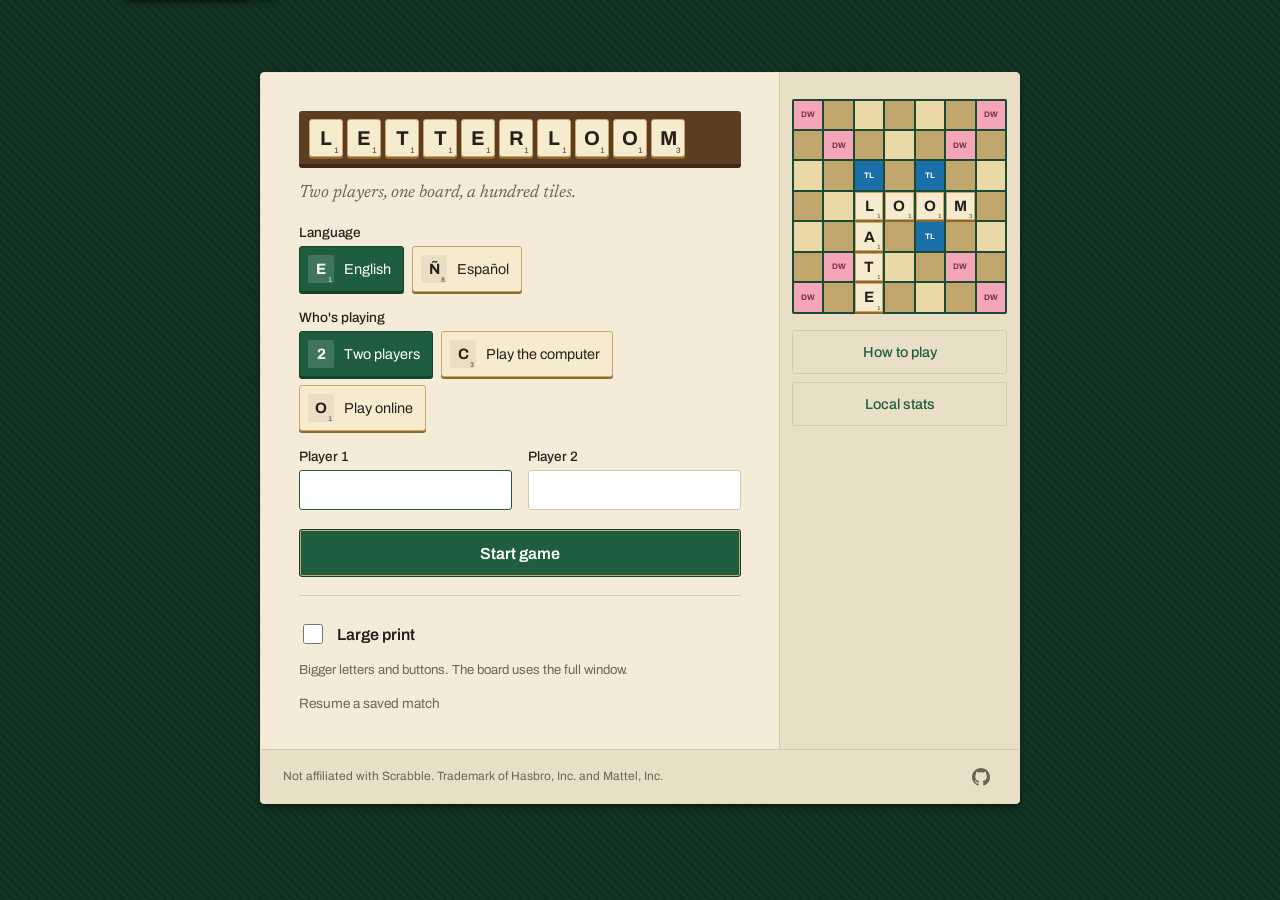
<file: index.html>
<!DOCTYPE html>
<html lang="en" translate="no">
<head>
  <meta charset="UTF-8">
  <meta name="google" content="notranslate">
  <meta name="viewport" content="width=device-width, initial-scale=1.0, viewport-fit=cover">
  <meta name="theme-color" content="#10301f">
  <meta name="apple-mobile-web-app-capable" content="yes">
  <meta name="apple-mobile-web-app-status-bar-style" content="black-translucent">
  <meta name="apple-mobile-web-app-title" content="Letterloom">
  <meta name="mobile-web-app-capable" content="yes">
  <title>Letterloom</title>
  <link rel="manifest" href="manifest.webmanifest">
  <link rel="icon" href="icons/icon.svg" type="image/svg+xml">
  <link rel="apple-touch-icon" href="icons/apple-touch-icon.png">
  <link rel="stylesheet" href="css/fonts.css">
  <link rel="stylesheet" href="css/style.css">
  <link rel="stylesheet" href="css/mobile.css">
  <link rel="stylesheet" href="css/large-print.css">
</head>
<body>
  <div id="app"></div>
  <script src="js/engine.js"></script>
  <script src="js/storage.js"></script>
  <script src="js/ai.js"></script>
  <script src="js/i18n.js"></script>
  <script src="js/offline.js"></script>
  <script src="js/online.js"></script>
  <script src="js/ui.js"></script>
  <script>
    // Online play needs the relay in relay/ deployed (see relay/README.md).
    // Paste its address here, ending in /api/room. While this is empty, the
    // Play online choice stays hidden.
    var RELAY_URL = 'https://letterloom-relay.vercel.app/api/room';
    var isLocal = location.hostname === 'localhost' || location.hostname === '127.0.0.1';

    LetterloomOffline.register('sw.js');
    LetterloomUI.mount(document.getElementById('app'), {
      dictionaryUrls: {
        en: 'data/words.txt',
        es: 'data/words.es.txt'
      },
      // On your own machine, `node relay/dev-server.js` stands in for the relay.
      relayUrl: isLocal ? 'http://localhost:8787/api/room' : RELAY_URL
    });
  </script>
</body>
</html>
</file>
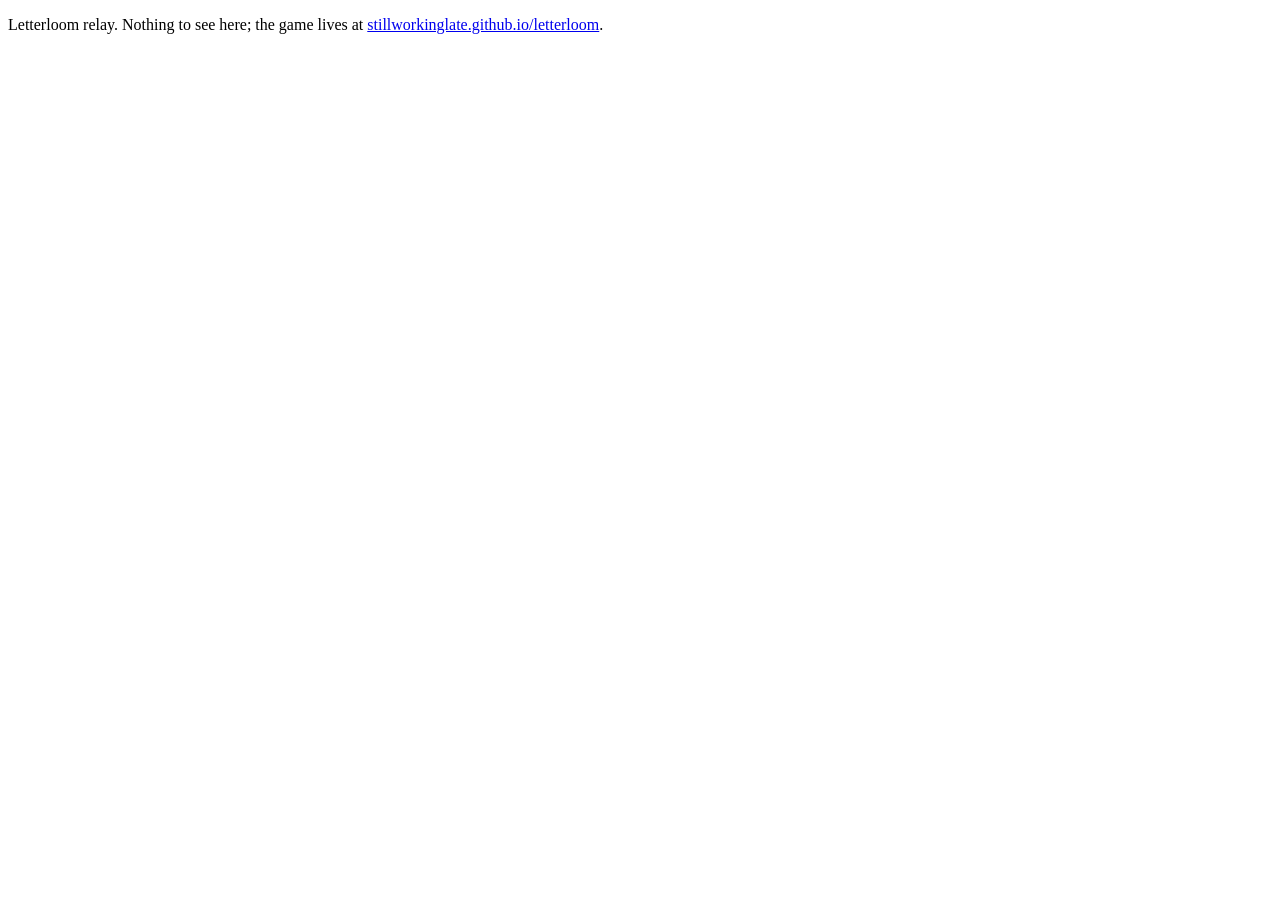
<file: relay/index.html>
<!DOCTYPE html>
<html lang="en">
<head>
  <meta charset="UTF-8">
  <meta name="robots" content="noindex">
  <title>Letterloom relay</title>
</head>
<body>
  <p>Letterloom relay. Nothing to see here; the game lives at
    <a href="https://stillworkinglate.github.io/letterloom/">stillworkinglate.github.io/letterloom</a>.</p>
</body>
</html>
</file>
<file: css/fonts.css>
/* Self-hosted so the game renders the same offline. Archivo and Newsreader: SIL Open Font License 1.1 (see fonts/OFL.md). */
@font-face {
  font-family: 'Archivo';
  font-style: normal;
  font-weight: 400 700;
  font-display: swap;
  src: url('../fonts/archivo-latin-ext.woff2') format('woff2');
  unicode-range: U+0100-02BA, U+02BD-02C5, U+02C7-02CC, U+02CE-02D7, U+02DD-02FF, U+0304, U+0308, U+0329, U+1D00-1DBF, U+1E00-1E9F, U+1EF2-1EFF, U+2020, U+20A0-20AB, U+20AD-20C4, U+2113, U+2C60-2C7F, U+A720-A7FF;
}
@font-face {
  font-family: 'Archivo';
  font-style: normal;
  font-weight: 400 700;
  font-display: swap;
  src: url('../fonts/archivo-latin.woff2') format('woff2');
  unicode-range: U+0000-00FF, U+0131, U+0152-0153, U+02BB-02BC, U+02C6, U+02DA, U+02DC, U+0304, U+0308, U+0329, U+2000-206F, U+20AC, U+2122, U+2191, U+2193, U+2212, U+2215, U+FEFF, U+FFFD;
}
@font-face {
  font-family: 'Newsreader';
  font-style: normal;
  font-weight: 400 600;
  font-display: swap;
  src: url('../fonts/newsreader-latin-ext.woff2') format('woff2');
  unicode-range: U+0100-02BA, U+02BD-02C5, U+02C7-02CC, U+02CE-02D7, U+02DD-02FF, U+0304, U+0308, U+0329, U+1D00-1DBF, U+1E00-1E9F, U+1EF2-1EFF, U+2020, U+20A0-20AB, U+20AD-20C4, U+2113, U+2C60-2C7F, U+A720-A7FF;
}
@font-face {
  font-family: 'Newsreader';
  font-style: normal;
  font-weight: 400 600;
  font-display: swap;
  src: url('../fonts/newsreader-latin.woff2') format('woff2');
  unicode-range: U+0000-00FF, U+0131, U+0152-0153, U+02BB-02BC, U+02C6, U+02DA, U+02DC, U+0304, U+0308, U+0329, U+2000-206F, U+20AC, U+2122, U+2191, U+2193, U+2212, U+2215, U+FEFF, U+FFFD;
}
@font-face {
  font-family: 'Newsreader';
  font-style: italic;
  font-weight: 400 600;
  font-display: swap;
  src: url('../fonts/newsreader-italic-latin-ext.woff2') format('woff2');
  unicode-range: U+0100-02BA, U+02BD-02C5, U+02C7-02CC, U+02CE-02D7, U+02DD-02FF, U+0304, U+0308, U+0329, U+1D00-1DBF, U+1E00-1E9F, U+1EF2-1EFF, U+2020, U+20A0-20AB, U+20AD-20C4, U+2113, U+2C60-2C7F, U+A720-A7FF;
}
@font-face {
  font-family: 'Newsreader';
  font-style: italic;
  font-weight: 400 600;
  font-display: swap;
  src: url('../fonts/newsreader-italic-latin.woff2') format('woff2');
  unicode-range: U+0000-00FF, U+0131, U+0152-0153, U+02BB-02BC, U+02C6, U+02DA, U+02DC, U+0304, U+0308, U+0329, U+2000-206F, U+20AC, U+2122, U+2191, U+2193, U+2212, U+2215, U+FEFF, U+FFFD;
}
</file>
<file: css/style.css>
/* Letterloom — Hearth theme (setup + play) */

*,
*::before,
*::after {
  box-sizing: border-box;
}

:root {
  --board-cell: #ead9a6;
  --board-cell-alt: #c0a66d;
  --board-gap: 2px;
  --board-pad: 8px;
  --cell-size: 36px;
  --rack-tile-size: var(--cell-size);
  /* Outer width of the 15×15 grid; the rack and panels align to it. */
  --board-width: calc(15 * var(--cell-size) + 14 * var(--board-gap) + 2 * var(--board-pad));
  --tw: #c0392b;
  --dw: #f4a6b8;
  --tl: #1a6fa8;
  --dl: #a8d4f0;
  --tile-shadow: #8a6a2f;
  --text-muted: var(--muted);
  --panel-border: var(--rule);
  --accent: var(--green);
  --warning: #d35400;
  --warning-text: #8a3600;
  --error: #c0392b;
  --radius: 3px;
  --font: 'Archivo', system-ui, -apple-system, 'Segoe UI', sans-serif;
  --display: 'Newsreader', Georgia, 'Times New Roman', serif;
  --felt: #1a4a33;
  --felt-dark: #10301f;
  --card: #f4ecd8;
  --card-deep: #e9dfc6;
  --ink: #27201a;
  --muted: #6f6454;
  --rule: #d6c9ab;
  --tile: #f7ebcf;
  --tile-edge: #c9a76a;
  --wood: #5b3d22;
  --wood-dark: #3f2915;
  --green: #1f5d3f;
  --green-dark: #163f2c;
  --star: #c9a24a;
  --focus: #f1c40f;
  --card-shadow: 0 1px 0 rgba(255, 255, 255, 0.35) inset, 0 3px 6px rgba(0, 0, 0, 0.45);
  --on-felt: #f4ecd8;
}

html {
  background-color: var(--felt-dark);
}

body {
  margin: 0;
  font-family: var(--font);
  color: var(--ink);
  background-color: var(--felt-dark);
  background-image: repeating-linear-gradient(
    45deg,
    rgba(255, 255, 255, 0.025) 0 2px,
    transparent 2px 6px
  );
  min-height: 100dvh;
}

/* Touch interaction defaults (all devices) */
button,
.btn,
.board-cell,
.rack-tile,
.setup-import-btn,
.setup-import-link,
.setup-tile-choice {
  touch-action: manipulation;
  -webkit-tap-highlight-color: transparent;
}

.hidden {
  display: none !important;
}

.sr-only {
  position: absolute;
  width: 1px;
  height: 1px;
  padding: 0;
  margin: -1px;
  overflow: hidden;
  clip: rect(0, 0, 0, 0);
  white-space: nowrap;
  border: 0;
}

.skip-nav {
  position: relative;
  z-index: 2000;
}

.skip-link {
  position: absolute;
  left: 0.75rem;
  top: 0.75rem;
  z-index: 2000;
  padding: 0.6rem 1rem;
  background: var(--card);
  color: var(--ink);
  font-weight: 700;
  border: 1px solid var(--card-deep);
  border-radius: 3px;
  box-shadow: var(--card-shadow);
  text-decoration: none;
  transform: translateY(-200%);
}

.skip-link + .skip-link:focus {
  top: 3.25rem;
}

.skip-link:focus {
  transform: none;
  outline: 3px solid var(--accent);
  outline-offset: 2px;
}

/* App shell */

.letterloom-app {
  max-width: 1100px;
  margin: 0 auto;
  padding: 1.5rem;
}

.app-message {
  margin-top: 1rem;
  padding: 0.75rem 1rem;
  background: var(--card);
  border: 1px solid var(--card-deep);
  border-radius: 4px;
  box-shadow: var(--card-shadow);
  color: var(--green);
  font-size: 0.95rem;
}

.app-message.error {
  color: var(--error);
  border-color: #e8b4b0;
}

/* Setup screen */

.setup-screen {
  display: flex;
  align-items: center;
  justify-content: center;
  min-height: 70vh;
  padding: 3rem 0;
}

.setup-card {
  --tile-shadow: #8a6a2f;
  background: var(--card);
  border: 1px solid var(--card-deep);
  border-radius: 4px;
  box-shadow: 0 1px 0 rgba(255, 255, 255, 0.35) inset, 0 3px 6px rgba(0, 0, 0, 0.45);
  text-align: left;
  width: 100%;
  max-width: 760px;
  display: grid;
  grid-template-columns: minmax(0, 1fr) minmax(200px, 240px);
  overflow: hidden;
  padding: 0;
  font-family: 'Archivo', system-ui, -apple-system, 'Segoe UI', sans-serif;
  color: var(--ink);
}

.setup-main {
  padding: 2.4rem;
  min-width: 0;
}

.setup-side {
  background: var(--card-deep);
  border-left: 1px solid var(--rule);
  padding: 1.6rem 12px;
  min-width: 0;
  display: flex;
  flex-direction: column;
  align-items: stretch;
}

.setup-wordmark {
  display: flex;
  gap: 4px;
  padding: 8px 10px 7px;
  background: var(--wood);
  border-bottom: 4px solid var(--wood-dark);
  border-radius: 3px;
  margin-bottom: 1rem;
  max-width: 100%;
  box-sizing: border-box;
}

.setup-wordmark-tile {
  flex: 1 1 0;
  min-width: 0;
  width: auto;
  max-width: 34px;
  height: auto;
  aspect-ratio: 34 / 38;
  border-radius: 3px;
  background: var(--tile);
  border: 1px solid var(--tile-edge);
  box-shadow: 0 2px 0 var(--tile-shadow);
  font-family: 'Archivo', system-ui, -apple-system, 'Segoe UI', sans-serif;
  font-weight: 700;
  font-size: clamp(12px, 2.4vw, 20px);
  color: var(--ink);
  display: grid;
  place-items: center;
  position: relative;
}

.setup-wordmark-tile i {
  position: absolute;
  right: 3px;
  bottom: 1px;
  font-size: 8px;
  font-style: normal;
  font-weight: 600;
  color: var(--muted);
}

.setup-card h1 {
  font-family: 'Newsreader', Georgia, 'Times New Roman', serif;
}

.setup-tagline {
  margin: 0.35rem 0 1.4rem;
  font-family: 'Newsreader', Georgia, 'Times New Roman', serif;
  font-style: italic;
  font-weight: 400;
  font-size: 1.1rem;
  color: var(--muted);
}

.setup-loading {
  margin: 0.35rem 0 0;
  color: var(--muted);
  line-height: 1.5;
}

.setup-error {
  margin: 0.35rem 0 1rem;
  color: var(--error);
  line-height: 1.5;
}

.setup-saves {
  text-align: left;
  margin-bottom: 1.25rem;
}

.setup-saves-title {
  margin: 0 0 0.75rem;
  font-size: 0.85rem;
  font-weight: 500;
  color: var(--ink);
}

.setup-saves-list {
  list-style: none;
  margin: 0;
  padding: 0;
  display: flex;
  flex-direction: column;
  max-height: 280px;
  overflow-y: auto;
}

.setup-save-item {
  display: flex;
  align-items: center;
  justify-content: space-between;
  gap: 0.75rem;
  padding: 0.75rem 0;
  border-bottom: 1px solid var(--rule);
}

.setup-save-item:first-child {
  border-top: 1px solid var(--rule);
}

.setup-save-info {
  display: flex;
  flex-direction: column;
  gap: 0.15rem;
  min-width: 0;
}

.setup-save-name {
  font-weight: 700;
  font-size: 0.95rem;
}

.setup-save-status {
  font-size: 0.85rem;
  color: var(--green);
}

.setup-save-scores {
  font-size: 0.8rem;
  color: var(--muted);
}

.setup-save-meta {
  font-size: 0.75rem;
  color: var(--muted);
}

.setup-save-actions {
  display: flex;
  flex-direction: column;
  gap: 0.35rem;
  flex-shrink: 0;
}

.setup-divider {
  border: none;
  border-top: 1px solid var(--rule);
  margin: 0 0 1.3rem;
}

.setup-import-btn,
.setup-import-link {
  display: inline-block;
  cursor: pointer;
  position: relative;
  overflow: hidden;
}

.setup-import-input {
  position: absolute;
  inset: 0;
  opacity: 0;
  cursor: pointer;
  width: 100%;
}

.setup-links {
  display: flex;
  justify-content: flex-start;
  align-items: baseline;
  gap: 1rem;
  margin-top: 1rem;
  font-size: 0.85rem;
}

.setup-links a,
.setup-import-link {
  color: var(--muted);
  text-decoration: underline;
  text-decoration-color: var(--rule);
  text-underline-offset: 3px;
  font-weight: 400;
}

.setup-links a:hover,
.setup-import-link:hover {
  color: var(--green);
  text-decoration-color: var(--green);
}

.setup-footer {
  grid-column: 1 / -1;
  display: flex;
  align-items: center;
  justify-content: space-between;
  gap: 1rem;
  padding: 0.65rem 1.4rem;
  background: var(--card-deep);
  border-top: 1px solid var(--rule);
}

.setup-footer-credit {
  margin: 0;
  min-width: 0;
  font-size: 0.75rem;
  line-height: 1.4;
  color: var(--muted);
}

.setup-footer-offline {
  display: flex;
  flex-wrap: wrap;
  align-items: center;
  justify-content: flex-end;
  gap: 0.35rem 0.75rem;
  margin-left: auto;
  font-size: 0.75rem;
  line-height: 1.4;
  color: var(--muted);
}

.setup-footer-offline:empty {
  display: none;
}

.setup-offline-note {
  white-space: nowrap;
}

.setup-offline-note.is-ready::before {
  content: '✓ ';
  color: var(--green);
  font-weight: 700;
}

.setup-offline-install {
  min-height: 32px;
  padding: 0.3rem 0.8rem;
  border: 1px solid var(--green);
  border-radius: var(--radius);
  background: var(--green);
  color: var(--on-felt);
  font: inherit;
  font-weight: 600;
  cursor: pointer;
}

.setup-offline-install:hover {
  background: var(--green-dark);
}

.setup-footer-github {
  flex-shrink: 0;
  display: inline-flex;
  align-items: center;
  justify-content: center;
  min-width: 32px;
  min-height: 32px;
  padding: 7px;
  color: var(--muted);
  line-height: 0;
  text-decoration: none;
}

.setup-footer-github:hover {
  color: var(--green);
}

.setup-footer-github svg {
  display: block;
  width: 18px;
  height: 18px;
}

.setup-form {
  display: flex;
  flex-direction: column;
  gap: 1.1rem;
  text-align: left;
}

.setup-fieldset {
  margin: 0;
  padding: 0;
  border: none;
}

.setup-fieldset legend,
.setup-card .form-field label,
.setup-card .form-field > span {
  display: block;
  padding: 0;
  margin: 0 0 0.4rem;
  font-weight: 500;
  font-size: 0.85rem;
  color: var(--ink);
}

.setup-choice-row {
  display: flex;
  flex-wrap: wrap;
  gap: 8px;
}

.setup-tile-choice {
  display: flex;
  align-items: center;
  gap: 10px;
  padding: 8px 12px 8px 8px;
  background: var(--tile);
  border: 1px solid var(--tile-edge);
  border-radius: 3px;
  box-shadow: 0 2px 0 var(--tile-shadow);
  cursor: pointer;
  font-size: 0.9rem;
  color: var(--ink);
  min-height: 44px;
}

.setup-tile-choice-face {
  width: 26px;
  height: 28px;
  border-radius: 2px;
  background: rgba(0, 0, 0, 0.05);
  display: grid;
  place-items: center;
  font-family: 'Archivo', system-ui, -apple-system, 'Segoe UI', sans-serif;
  font-weight: 700;
  font-size: 15px;
  position: relative;
  flex-shrink: 0;
}

.setup-tile-choice-face i {
  position: absolute;
  right: 2px;
  bottom: 0;
  font-size: 7px;
  font-style: normal;
  font-weight: 600;
  color: var(--muted);
}

.setup-tile-choice:has(input:checked) {
  background: var(--green);
  border-color: var(--green-dark);
  box-shadow: 0 2px 0 var(--green-dark);
  color: #fff;
}

.setup-tile-choice:has(input:checked) .setup-tile-choice-face {
  background: rgba(255, 255, 255, 0.15);
}

.setup-tile-choice:has(input:checked) .setup-tile-choice-face i {
  color: rgba(255, 255, 255, 0.7);
}

.setup-tile-choice:has(input:focus-visible) {
  outline: 3px solid var(--focus);
  outline-offset: 2px;
}

.setup-computer-hint {
  margin: 0;
  font-size: 0.82rem;
  color: var(--muted);
  line-height: 1.5;
  max-width: 46ch;
}

.setup-human-fields {
  display: grid;
  grid-template-columns: 1fr 1fr;
  gap: 1rem;
}

.setup-computer-fields {
  display: flex;
  flex-direction: column;
  gap: 1.1rem;
}

.form-field label {
  display: block;
  margin-bottom: 0.35rem;
  font-weight: 600;
  font-size: 0.9rem;
}

.setup-input {
  width: 100%;
  padding: 0.65rem 0.85rem;
  border: 1px solid var(--panel-border);
  border-radius: var(--radius);
  /* 16px minimum prevents iOS focus zoom */
  font-size: 16px;
  font-family: inherit;
}

.setup-card .setup-input {
  padding: 0.65rem 0.8rem;
  color: var(--ink);
  background: #fff;
  border: 1px solid var(--rule);
  border-radius: 3px;
}

.setup-input:focus {
  outline: 2px solid var(--accent);
  outline-offset: 1px;
}

.setup-card .setup-input:focus {
  outline: none;
  border-color: var(--green);
}

.setup-start {
  margin-top: 0.1rem;
  width: 100%;
}

.setup-board-excerpt {
  display: grid;
  grid-template-columns: repeat(7, minmax(0, 1fr));
  gap: 2px;
  padding: 2px;
  background: var(--felt);
  border-radius: 2px;
  width: 100%;
  max-width: 100%;
}

.setup-excerpt-cell {
  width: 100%;
  height: auto;
  aspect-ratio: 1;
  background: var(--board-cell);
  font-size: 8px;
  font-weight: 700;
  display: grid;
  place-items: center;
  color: rgba(0, 0, 0, 0.5);
  position: relative;
  min-width: 0;
}

.setup-excerpt-alt {
  background: var(--board-cell-alt);
}

.setup-excerpt-dw {
  background: var(--dw);
  color: #7a3040;
}

.setup-excerpt-tl {
  background: var(--tl);
  color: #fff;
}

.setup-excerpt-dl {
  background: var(--dl);
  color: #1a5276;
}

.setup-excerpt-star {
  background: var(--dw);
  color: var(--star);
  font-size: clamp(14px, 2.4vw, 20px);
}

.setup-excerpt-tile {
  background: var(--tile);
  border: 1px solid var(--tile-edge);
  box-shadow: 0 2px 0 var(--tile-shadow);
  font-family: 'Archivo', system-ui, -apple-system, 'Segoe UI', sans-serif;
  font-size: clamp(12px, 1.6vw, 15px);
  font-weight: 700;
  color: var(--ink);
  z-index: 1;
}

.setup-excerpt-tile i {
  position: absolute;
  right: 2px;
  bottom: 0;
  font-size: 6px;
  font-style: normal;
  font-weight: 600;
  color: var(--muted);
}

.app-setup .btn {
  border-radius: 3px;
  box-shadow: none;
}

.app-setup .btn-primary {
  background: var(--green);
  border: 1px solid var(--green-dark);
  color: #fff;
}

.app-setup .btn-secondary {
  background: var(--tile);
  border: 1px solid var(--tile-edge);
  color: var(--ink);
}

.app-setup .btn-danger {
  color: var(--error);
  border: 1px solid #e8b4b0;
  background: #fff;
}

.app-setup .setup-start {
  padding: 0.9rem;
  font-size: 1rem;
  font-weight: 600;
  background: var(--green);
  color: #fff;
  border: 1px solid var(--green-dark);
  border-radius: 3px;
  box-shadow: 0 0 0 1px var(--tile-edge) inset;
}

/* Game layout */

/* Size container: --cell-size is derived from this element's width (cqi). */
.game-main {
  container-type: inline-size;
  display: flex;
  gap: 1.5rem;
  align-items: flex-start;
}

.board-area {
  flex: 1;
  min-width: 0;
  display: flex;
  flex-direction: column;
  align-items: center;
  gap: 1rem;
}

.game-sidebar {
  width: 280px;
  flex-shrink: 0;
  display: flex;
  flex-direction: column;
  gap: 0.85rem;
}

/* Board */

.board-container {
  padding: var(--board-pad);
  background: var(--felt);
  border-radius: 2px;
}

.letterloom-board {
  display: flex;
  flex-direction: column;
  gap: var(--board-gap);
}

.board-row {
  display: grid;
  grid-template-columns: repeat(15, var(--cell-size));
  gap: var(--board-gap);
}

.board-cell {
  position: relative;
  width: var(--cell-size);
  height: var(--cell-size);
  padding: 0;
  border: none;
  border-radius: 2px;
  background: var(--board-cell);
  cursor: pointer;
  display: flex;
  align-items: center;
  justify-content: center;
  font-size: clamp(0.55rem, calc(var(--cell-size) * 0.28), 0.85rem);
  font-weight: 700;
  color: rgba(0, 0, 0, 0.5);
  box-shadow: inset 0 0 0 1px rgba(0, 0, 0, 0.08);
  user-select: none;
  -webkit-user-select: none;
}

.board-cell.board-cell-alt {
  background: var(--board-cell-alt);
}

.board-cell.occupied {
  cursor: default;
}

.board-cell.premium-tw {
  background: var(--tw);
  color: #fff;
}

.board-cell.premium-dw {
  background: var(--dw);
  color: #7a3040;
}

.board-cell.premium-tl {
  background: var(--tl);
  color: #fff;
}

.board-cell.premium-dl {
  background: var(--dl);
  color: #1a5276;
}

.premium-label {
  position: absolute;
  inset: 0;
  display: flex;
  align-items: center;
  justify-content: center;
  pointer-events: none;
  line-height: 1;
  letter-spacing: -0.02em;
}

.center-star {
  position: absolute;
  font-size: clamp(0.65rem, calc(var(--cell-size) * 0.45), 1.35rem);
  color: var(--star);
  pointer-events: none;
}

.board-cell.occupied .premium-label,
.board-cell.pending-cell .premium-label,
.board-cell.occupied .center-star,
.board-cell.pending-cell .center-star {
  display: none;
}

/* Tiles */

.tile-face {
  position: relative;
  width: calc(var(--cell-size) - 2px);
  height: calc(var(--cell-size) - 2px);
  background: var(--tile);
  border: 1px solid var(--tile-edge);
  border-radius: 3px;
  box-shadow: 0 2px 0 var(--tile-shadow);
  display: flex;
  align-items: center;
  justify-content: center;
  color: var(--ink);
  font-family: var(--font);
  user-select: none;
}

.tile-face.tile-small {
  width: calc(var(--cell-size) - 4px);
  height: calc(var(--cell-size) - 4px);
}

.tile-face.tile-pending {
  outline: 2px dashed var(--green);
  outline-offset: -1px;
}

.tile-letter {
  font-size: clamp(0.7rem, calc(var(--cell-size) * 0.5), 1.5rem);
  font-weight: 700;
  line-height: 1;
  text-transform: uppercase;
}

.tile-small .tile-letter {
  font-size: clamp(0.65rem, calc(var(--cell-size) * 0.45), 1.35rem);
}

.tile-points {
  position: absolute;
  right: 3px;
  bottom: 2px;
  font-size: clamp(0.5rem, calc(var(--cell-size) * 0.22), 0.7rem);
  font-weight: 600;
  line-height: 1;
  color: var(--muted);
}

/* Rack */

.letterloom-rack {
  width: 100%;
  max-width: var(--board-width);
  display: flex;
  flex-direction: column;
  align-items: center;
}

.rack-slots {
  display: flex;
  justify-content: center;
  width: fit-content;
  max-width: 100%;
  gap: 6px;
  padding: 8px 10px 6px;
  background: var(--wood);
  border-bottom: 4px solid var(--wood-dark);
  border-radius: 3px;
}

.rack-slot {
  width: calc(var(--rack-tile-size) + 4px);
  height: calc(var(--rack-tile-size) + 8px);
  display: flex;
  align-items: flex-end;
  justify-content: center;
}

.rack-tile .tile-face {
  width: calc(var(--rack-tile-size) - 2px);
  height: calc(var(--rack-tile-size) - 2px);
}

.rack-tile .tile-letter {
  font-size: clamp(0.9rem, calc(var(--rack-tile-size) * 0.52), 1.35rem);
}

.rack-tile .tile-points {
  font-size: clamp(0.55rem, calc(var(--rack-tile-size) * 0.22), 0.72rem);
}

.rack-tile {
  padding: 0;
  border: none;
  background: none;
  cursor: pointer;
  border-radius: 3px;
  transition: transform 0.1s ease;
  user-select: none;
  -webkit-user-select: none;
}

.rack-tile.selected .tile-face,
.rack-tile.exchange-mode.selected .tile-face {
  outline: 3px solid var(--focus);
  outline-offset: 1px;
  transform: translateY(-6px);
}

.rack-tile.exchange-mode.selected .tile-face {
  outline-color: var(--warning);
}

.rack-player-label {
  text-align: center;
  margin-top: 0.5rem;
  font-size: 0.85rem;
  font-weight: 500;
  color: var(--on-felt);
  width: 100%;
}

/* Auto-detected placement direction */

.direction-hint {
  display: flex;
  align-items: center;
  justify-content: center;
  min-height: 1.75rem;
}

.direction-hint-text {
  font-size: 0.85rem;
  font-weight: 600;
  color: var(--on-felt);
}

.direction-hint-ambiguous {
  color: rgba(244, 236, 216, 0.75);
  font-weight: 500;
}

/* Sidebar panels */

.status-panel,
.score-preview,
.controls-panel,
.save-panel {
  background: var(--card);
  border: 1px solid var(--card-deep);
  border-radius: 4px;
  box-shadow: var(--card-shadow);
  padding: 0.85rem;
  color: var(--ink);
}

.status-subheading {
  margin: 0 0 0.5rem;
  font-size: 0.85rem;
  font-weight: 500;
  color: var(--ink);
}

.computer-think-banner {
  width: 100%;
  max-width: var(--board-width);
  padding: 0.55rem 0.75rem;
  background: var(--card);
  border: 1px solid var(--card-deep);
  border-radius: 4px;
  box-shadow: var(--card-shadow);
  color: var(--green);
  font-weight: 600;
  text-align: center;
}

.status-thinking {
  display: flex;
  align-items: center;
  gap: 0.5rem;
  margin: 0.45rem 0 0;
  font-size: 0.9rem;
  font-weight: 600;
  color: var(--green);
}

.status-thinking-dot {
  width: 0.55rem;
  height: 0.55rem;
  border-radius: 2px;
  background: var(--green);
  animation: letterloom-think 0.9s ease-in-out infinite;
}

@keyframes letterloom-think {
  0%,
  100% {
    opacity: 0.35;
    transform: scale(0.85);
  }
  50% {
    opacity: 1;
    transform: scale(1);
  }
}

.cpu-badge {
  display: inline-block;
  margin-left: 0.4rem;
  padding: 0.05rem 0.3rem;
  border-radius: 2px;
  background: var(--green);
  color: #fff;
  font-size: 0.7rem;
  font-weight: 700;
  vertical-align: middle;
}

.letterloom-app.computer-thinking .board-container,
.letterloom-app.computer-thinking .letterloom-rack,
.letterloom-app.computer-thinking .control-actions,
.letterloom-app.computer-thinking .exchange-section {
  pointer-events: none;
}

.letterloom-app.computer-thinking .board-cell {
  cursor: default;
}

.letterloom-app.computer-thinking .rack-tile,
.rack-tile:disabled {
  cursor: default;
  opacity: 1;
}

.status-meta {
  margin: 0.45rem 0 0;
  font-size: 0.8rem;
  line-height: 1.35;
  color: var(--text-muted);
}

.status-scores,
.status-turn-log {
  margin-top: 1rem;
  padding-top: 1rem;
  border-top: 1px solid var(--panel-border);
}

.status-panel > :first-child {
  margin-top: 0;
  padding-top: 0;
  border-top: none;
}

.score-list {
  list-style: none;
  margin: 0;
  padding: 0;
}

.score-item {
  display: flex;
  justify-content: space-between;
  padding: 0.35rem 0;
  font-size: 0.95rem;
}

.score-item.active-player {
  font-weight: 700;
  color: var(--green);
}

.bag-count-btn {
  margin: 0;
  padding: 0.35rem 0;
  min-height: 44px;
  font: inherit;
  font-size: 0.95rem;
  color: var(--green);
  font-weight: 600;
  background: none;
  border: none;
  border-radius: 0;
  box-shadow: none;
  text-align: left;
  text-decoration: underline;
  text-decoration-color: var(--rule);
  text-underline-offset: 3px;
  cursor: pointer;
}

.bag-count-btn:disabled {
  color: var(--text-muted);
  cursor: default;
  text-decoration: none;
}

.status-meta .bag-count-btn {
  display: inline;
  min-height: 0;
  padding: 0;
  font-size: inherit;
  font-weight: 600;
  vertical-align: baseline;
}

.turn-log-replay {
  margin-top: 0.65rem;
  width: 100%;
}

.turn-log-list {
  list-style: none;
  margin: 0;
  padding: 0;
  max-height: 14rem;
  overflow: auto;
}

.turn-log-item {
  margin: 0;
  padding: 0.28rem 0;
  font-size: 0.85rem;
  line-height: 1.35;
  border-bottom: 1px solid var(--panel-border);
}

.turn-log-item:last-child {
  border-bottom: none;
}

.turn-log-taken-back {
  color: var(--text-muted);
  text-decoration: line-through;
}

.turn-log-coach {
  color: var(--green);
  font-style: italic;
  font-family: var(--display);
}

.turn-log-takeback {
  font-weight: 600;
}

.turn-log-empty,
.turn-log-more {
  margin: 0.45rem 0 0;
  font-size: 0.8rem;
  color: var(--text-muted);
}

/* Score preview */

.preview-total {
  margin: 0;
  font-family: var(--display);
  font-style: italic;
  font-size: 1.5rem;
  font-weight: 600;
  color: var(--green);
}

.preview-empty,
.preview-error {
  margin: 0;
  font-size: 0.9rem;
  color: var(--text-muted);
}

.preview-error {
  color: var(--error);
  font-weight: 600;
}

.preview-breakdown {
  margin: 0.5rem 0;
  padding-left: 1.25rem;
  font-size: 0.85rem;
}

/* Controls */

.control-actions,
.exchange-section,
.save-actions {
  display: grid;
  grid-template-columns: 1fr 1fr;
  gap: 0.45rem;
}

.control-actions .btn-primary,
.exchange-section .btn {
  grid-column: 1 / -1;
}

.control-actions .btn,
.exchange-section .btn,
.save-actions .btn {
  width: 100%;
  min-width: 0;
  padding-inline: 0.55rem;
}

.exchange-section {
  margin-top: 0.65rem;
  padding-top: 0.65rem;
  border-top: 1px solid var(--panel-border);
}

.control-message {
  margin: 0.75rem 0 0;
  font-size: 0.85rem;
  color: var(--warning-text);
  font-weight: 600;
}

.btn {
  min-height: 44px;
  padding: 0.6rem 1rem;
  border: 1px solid var(--rule);
  border-radius: 3px;
  background: #fff;
  box-shadow: none;
  font-family: inherit;
  font-size: 0.9rem;
  font-weight: 600;
  color: var(--ink);
  cursor: pointer;
  transition: background 0.12s ease, border-color 0.12s ease;
}

.btn:disabled {
  background: var(--card-deep);
  border-color: var(--rule);
  color: var(--muted);
  cursor: not-allowed;
}

.btn-primary:disabled {
  background: #6a8a76;
  border-color: var(--green-dark);
  color: #fff;
}

.btn-primary {
  background: var(--green);
  border: 1px solid var(--green-dark);
  color: #fff;
}

.btn-warning {
  background: var(--warning);
  border: 1px solid #8a3600;
  color: #fff;
}

.btn-secondary {
  background: var(--tile);
  border: 1px solid var(--tile-edge);
  color: var(--ink);
}

.btn-small {
  min-height: 44px;
  padding: 0.4rem 0.75rem;
  font-size: 0.8rem;
}

.btn-danger {
  color: var(--error);
  border-color: #e8b4b0;
}

.save-status {
  margin: 0 0 0.75rem;
  font-size: 0.8rem;
  color: var(--text-muted);
}

.save-actions label.btn {
  display: inline-block;
  position: relative;
}

/* Game over overlay */

.app-overlay {
  position: fixed;
  inset: 0;
  background: rgba(0, 0, 0, 0.55);
  display: flex;
  align-items: center;
  justify-content: center;
  z-index: 1000;
  padding: 1rem;
}

.game-over-modal {
  width: 100%;
  max-width: 28rem;
}

.game-over-card {
  background: var(--card);
  border: 1px solid var(--card-deep);
  border-radius: 4px;
  padding: 2rem;
  box-shadow: var(--card-shadow);
  text-align: center;
  color: var(--ink);
  max-height: min(40rem, calc(100dvh - 2rem));
  overflow: auto;
}

.game-over-title {
  margin: 0 0 0.5rem;
  font-family: var(--display);
  font-style: italic;
  font-size: 1.75rem;
  font-weight: 600;
  color: var(--green);
}

.game-over-reason {
  margin: 0 0 0.5rem;
  color: var(--text-muted);
  font-size: 0.95rem;
}

.game-over-winner {
  margin: 0 0 1.25rem;
  font-size: 1.35rem;
  font-weight: 700;
}

.final-scores {
  list-style: none;
  margin: 0 0 1.5rem;
  padding: 0;
  text-align: left;
}

.final-score-item {
  display: grid;
  grid-template-columns: 1.5rem 1fr auto;
  gap: 0.5rem;
  padding: 0.5rem 0;
  border-bottom: 1px solid var(--panel-border);
  font-size: 1rem;
}

.final-score-item:last-child {
  border-bottom: none;
}

.final-points {
  font-weight: 700;
  color: var(--green);
}

.game-over-best,
.game-over-stats-line {
  margin: 0 0 0.85rem;
  font-size: 0.9rem;
  color: var(--text-muted);
}

.game-over-section-title {
  margin: 0 0 0.45rem;
  font-size: 0.8rem;
  font-weight: 600;
  letter-spacing: 0.04em;
  text-transform: uppercase;
  color: var(--muted);
}

.game-over-unseen {
  margin: 0 0 1.15rem;
  text-align: left;
}

.game-over-unseen .unseen-intro,
.game-over-unseen .unseen-meta {
  font-size: 0.82rem;
}

.game-over-actions {
  display: flex;
  flex-wrap: wrap;
  justify-content: center;
  gap: 0.55rem;
}

/* Hover affordances — only when a real fine pointer can hover
   (avoids sticky :hover after taps on touch devices) */
@media (hover: hover) and (pointer: fine) {
  .board-cell:hover:not(.occupied):not(.pending-cell) {
    box-shadow: inset 0 0 0 2px var(--wood);
  }

  .rack-tile:hover {
    transform: translateY(-4px);
  }

  .btn:hover:not(:disabled) {
    background: var(--card-deep);
  }

  .btn-primary:hover:not(:disabled),
  .app-setup .btn-primary:hover:not(:disabled),
  .app-setup .setup-start:hover:not(:disabled) {
    background: var(--green-dark);
    border-color: var(--green-dark);
  }

  .btn-warning:hover:not(:disabled) {
    background: #b84600;
    border-color: #8a3600;
  }

  .btn-danger:hover:not(:disabled) {
    background: #fdecea;
    border-color: var(--error);
  }

  .btn-secondary:hover:not(:disabled),
  .app-setup .btn-secondary:hover:not(:disabled) {
    background: var(--card-deep);
    border-color: var(--tile-edge);
  }

  .setup-help-btn:hover:not(:disabled) {
    background: rgba(31, 93, 63, 0.06);
    border-color: var(--green);
  }

  .bag-count-btn:hover:not(:disabled) {
    color: var(--green-dark);
    text-decoration-color: var(--green);
  }
}

.board-cell:focus-visible,
.rack-tile:focus-visible,
.btn:focus-visible,
.bag-count-btn:focus-visible,
.setup-help-btn:focus-visible,
.setup-import-btn:focus-visible,
.setup-import-link:focus-visible,
.setup-footer-github:focus-visible,
.setup-offline-install:focus-visible,
.skip-link:focus-visible {
  outline: 3px solid var(--focus);
  outline-offset: 2px;
}

.board-cell:focus-visible {
  z-index: 2;
  outline-offset: 1px;
}

.rack-tile:focus-visible {
  outline-offset: 3px;
}

.app-dialog-host:not(.hidden) {
  position: fixed;
  inset: 0;
  z-index: 1100;
}

.app-dialog {
  background: var(--card);
  border: 1px solid var(--card-deep);
  border-radius: 4px;
  box-shadow: var(--card-shadow);
  padding: 1.75rem;
  max-width: 420px;
  width: 100%;
  max-height: min(36rem, calc(100dvh - 2rem));
  overflow: auto;
  text-align: left;
  color: var(--ink);
}

.app-dialog:has(.help-list),
.app-dialog:has(.replay-list) {
  max-width: 32rem;
}

.app-dialog:has(.unseen-grid),
.app-dialog:has(.stats-list) {
  max-width: 28rem;
}

.app-dialog-title {
  margin: 0 0 0.5rem;
  font-family: var(--display);
  font-style: italic;
  font-size: 1.35rem;
  font-weight: 600;
  color: var(--green);
}

.app-dialog-title:focus {
  outline: none;
}

.app-dialog-title:focus-visible {
  outline: 3px solid var(--focus);
  outline-offset: 2px;
}

.app-dialog-message {
  margin: 0 0 1rem;
  color: var(--text-muted);
  line-height: 1.45;
}

.app-dialog-actions {
  display: flex;
  flex-wrap: wrap;
  gap: 0.5rem;
  justify-content: flex-end;
  margin-top: 1.25rem;
}

.letter-picker {
  display: grid;
  grid-template-columns: repeat(7, minmax(44px, 1fr));
  gap: 0.35rem;
  margin: 0.75rem 0 0;
}

.letter-picker .btn {
  min-width: 44px;
  padding: 0.4rem;
}

.help-list {
  margin: 0;
  padding-left: 1.2rem;
  text-align: left;
  color: var(--ink);
  line-height: 1.5;
}

.help-list li + li {
  margin-top: 0.4rem;
}

.app-dialog .help-list {
  font-size: 0.92rem;
  color: var(--text-muted);
}

.setup-help-btn + .setup-help-btn {
  margin-top: 0.55rem;
}

.unseen-intro,
.unseen-meta,
.replay-summary,
.replay-empty,
.stats-empty {
  margin: 0 0 0.65rem;
  color: var(--text-muted);
  line-height: 1.45;
  font-size: 0.92rem;
}

.unseen-meta {
  font-size: 0.82rem;
}

.unseen-grid {
  display: grid;
  grid-template-columns: repeat(7, minmax(0, 1fr));
  gap: 0.35rem;
  margin: 0.25rem 0 0;
}

.unseen-cell {
  display: flex;
  flex-direction: column;
  align-items: center;
  gap: 0.15rem;
  min-width: 0;
  padding: 0.28rem 0.1rem 0.32rem;
  background: var(--tile);
  border: 1px solid var(--tile-edge);
  border-radius: 3px;
  box-shadow: 0 1px 0 var(--tile-shadow);
}

.unseen-cell.unseen-gone {
  opacity: 0.38;
  box-shadow: none;
}

.unseen-face {
  display: block;
  font-weight: 700;
  font-size: 0.95rem;
  line-height: 1;
  color: var(--ink);
}

.unseen-count {
  font-size: 0.72rem;
  font-weight: 600;
  color: var(--green);
}

.unseen-gone .unseen-count {
  color: var(--muted);
}

.replay-list,
.stats-list,
.stats-recent {
  list-style: none;
  margin: 0;
  padding: 0;
}

.replay-list {
  max-height: min(22rem, 50dvh);
  overflow: auto;
}

.replay-item,
.stats-list li,
.stats-recent-item {
  margin: 0;
  padding: 0.35rem 0;
  font-size: 0.88rem;
  line-height: 1.4;
  border-bottom: 1px solid var(--panel-border);
}

.replay-item:last-child,
.stats-list li:last-child,
.stats-recent-item:last-child {
  border-bottom: none;
}

.stats-list {
  margin-bottom: 1rem;
}

.stats-subheading {
  margin: 0.25rem 0 0.45rem;
  font-size: 0.8rem;
  font-weight: 600;
  letter-spacing: 0.04em;
  text-transform: uppercase;
  color: var(--muted);
}

.setup-help-btn {
  display: flex;
  align-items: center;
  justify-content: center;
  width: 100%;
  margin-top: 1rem;
  min-height: 44px;
  padding: 0.4rem 0.6rem;
  border: 1px solid var(--rule);
  border-radius: 3px;
  background: transparent;
  box-shadow: none;
  font-family: inherit;
  font-size: 0.9rem;
  font-weight: 500;
  color: var(--green);
  cursor: pointer;
}

.setup-help-btn:disabled {
  opacity: 0.55;
  cursor: not-allowed;
}

.setup-large-print {
  margin-top: 1.15rem;
  padding-top: 1rem;
  border-top: 1px solid var(--rule);
}

.setup-large-print .large-print-toggle {
  margin-bottom: 0.25rem;
}

.setup-large-print .setup-computer-hint {
  margin: 0;
}

.large-print-toggle {
  display: flex;
  align-items: center;
  gap: 0.65rem;
  min-height: 44px;
  margin: 0 0 0.75rem;
  font-weight: 600;
  cursor: pointer;
  color: var(--ink);
}

.large-print-toggle input {
  width: 1.25rem;
  height: 1.25rem;
  flex-shrink: 0;
  accent-color: var(--green);
}

.more-actions {
  margin-top: 0.65rem;
  padding-top: 0.65rem;
  border-top: 1px solid var(--panel-border);
}

.more-actions-summary {
  display: flex;
  align-items: center;
  min-height: 44px;
  cursor: pointer;
  font-weight: 700;
  list-style-position: outside;
}

.more-actions-summary::-webkit-details-marker {
  margin-right: 0.4rem;
}

.more-actions .btn {
  width: 100%;
  margin-top: 0.4rem;
}

.more-actions .save-actions {
  margin: 0;
}

.more-actions .save-actions .btn {
  margin-top: 0;
}

.turn-log-details {
  margin: 0;
}

.turn-log-details > .more-actions-summary {
  margin-bottom: 0.35rem;
}

@media (prefers-reduced-motion: reduce) {
  *,
  *::before,
  *::after {
    animation-duration: 0.01ms !important;
    animation-iteration-count: 1 !important;
    transition-duration: 0.01ms !important;
    scroll-behavior: auto !important;
  }

  .rack-tile.selected .tile-face,
  .rack-tile.exchange-mode.selected .tile-face,
  .rack-tile:hover {
    transform: none;
  }

  .status-thinking-dot {
    animation: none;
  }
}

@media (forced-colors: active) {
  .board-cell,
  .tile-face,
  .btn,
  .rack-slots {
    border: 1px solid ButtonText;
  }

  .board-cell:focus-visible,
  .rack-tile:focus-visible,
  .btn:focus-visible {
    outline: 3px solid Highlight;
  }
}

/* Desktop play (>1000px; narrower layouts live in css/mobile.css): keep board
   + rack on one screen. The turn log absorbs leftover sidebar height so
   controls, scores, and save stay visible without a second page-like scroll. */

@media (min-width: 1001px) {
  :root {
    --app-pad-y: 1rem;
    --app-pad-x: 1.25rem;
    --sidebar-width: 340px;
    --rack-tile-size: 44px;
    /* Pads, board inset, gaps, rack, start message, think banner, safe area. */
    --game-chrome: calc(
      (2 * var(--app-pad-y))
      + env(safe-area-inset-top, 0px)
      + env(safe-area-inset-bottom, 0px)
      + 2 * var(--board-pad)
      + 1.4rem
      + 5.75rem
      + 3.35rem
      + 2.4rem
    );
    /* Largest cell that fits both the window height and the column left of
       the sidebar. */
    --cell-size: clamp(
      22px,
      min(
        calc((100dvh - var(--game-chrome) - 14 * var(--board-gap)) / 15),
        calc(
          (100cqi - var(--sidebar-width) - 1.5rem - 2 * var(--board-pad) - 14 * var(--board-gap)) / 15
        )
      ),
      48px
    );
  }

  body:not(.setup-active) {
    height: 100dvh;
    overflow: hidden;
  }

  body:not(.setup-active) .letterloom-app {
    height: 100dvh;
    max-width: 1240px;
    max-height: 100dvh;
    padding: max(var(--app-pad-y), env(safe-area-inset-top, 0px))
      max(var(--app-pad-x), env(safe-area-inset-right, 0px))
      max(var(--app-pad-y), env(safe-area-inset-bottom, 0px))
      max(var(--app-pad-x), env(safe-area-inset-left, 0px));
    display: flex;
    flex-direction: column;
    overflow: hidden;
  }

  .app-game:not(.hidden) {
    flex: 1 1 auto;
    min-height: 0;
    display: flex;
    flex-direction: column;
  }

  .game-main {
    flex: 1 1 auto;
    min-height: 0;
    align-items: stretch;
  }

  .board-area {
    gap: 0.65rem;
    min-width: 0;
    min-height: 0;
    justify-content: flex-start;
    overflow: auto;
    overscroll-behavior: contain;
  }

  .board-container,
  .letterloom-rack {
    flex-shrink: 0;
  }

  .direction-hint:empty {
    display: none;
  }

  .computer-think-banner {
    padding: 0.4rem 0.65rem;
    font-size: 0.9rem;
  }

  .game-sidebar {
    width: var(--sidebar-width);
    display: grid;
    grid-template-rows: auto auto minmax(0, 1fr) auto;
    gap: 0.6rem;
    max-height: 100%;
    /* Safety valve only — the flexible log row should prevent this from firing. */
    overflow-y: auto;
    overscroll-behavior: contain;
    padding-inline: 3px;
  }

  .status-container,
  .status-panel {
    display: flex;
    flex-direction: column;
    min-height: 0;
  }

  .status-turn-log {
    display: flex;
    flex-direction: column;
    min-height: 0;
    flex: 1 1 auto;
    margin-top: 0.55rem;
    padding-top: 0.55rem;
  }

  .turn-log-list {
    max-height: none;
    flex: 1 1 auto;
    min-height: 2rem;
    overflow: auto;
  }

  .status-panel,
  .score-preview,
  .controls-panel,
  .save-panel {
    padding: 0.6rem 0.7rem;
  }

  .status-scores {
    margin-top: 0.55rem;
    padding-top: 0.55rem;
  }

  .control-actions {
    grid-template-columns: repeat(3, minmax(0, 1fr));
    gap: 0.4rem;
  }

  /* Human game: Exchange is the 5th (last) action — span the row so it
     does not sit alone in the first of three columns. */
  .control-actions .btn:last-child:nth-child(5) {
    grid-column: 1 / -1;
  }

  .save-actions {
    grid-template-columns: repeat(3, minmax(0, 1fr));
    gap: 0.4rem;
  }

  .exchange-section {
    grid-template-columns: repeat(3, minmax(0, 1fr));
    margin-top: 0.45rem;
    padding-top: 0.45rem;
  }

  .exchange-section .btn-warning {
    grid-column: 1 / 3;
  }

  .exchange-section .btn:not(.btn-warning) {
    grid-column: 3 / -1;
  }

  .status-subheading {
    margin-bottom: 0.25rem;
  }

  .save-status {
    margin: 0 0 0.4rem;
  }

  .preview-total {
    font-size: 1.15rem;
  }

  .preview-breakdown {
    margin: 0.15rem 0 0;
  }

  .score-item {
    padding: 0.2rem 0;
  }

  .app-message {
    flex: 0 0 auto;
    margin-top: 0.5rem;
    padding: 0.55rem 0.75rem;
    font-size: 0.9rem;
  }
}

@media (min-width: 1001px) and (hover: hover) and (pointer: fine) {
  .control-actions .btn,
  .save-actions .btn,
  .exchange-section .btn {
    min-height: 34px;
    padding-block: 0.3rem;
    font-size: 0.85rem;
  }

  .control-actions .btn-primary {
    min-height: 40px;
  }
}

@media (min-width: 1001px) and (max-height: 800px) {
  .game-sidebar {
    gap: 0.5rem;
  }
}

/* Touch: bring the small setup-footer controls up to a 44px target. */

@media (pointer: coarse) {
  .setup-offline-install {
    min-height: 44px;
  }

  .setup-footer-github {
    min-width: 44px;
    min-height: 44px;
  }
}

/* Online play */
.setup-online-fields {
  display: flex;
  flex-direction: column;
  gap: 1rem;
}

.setup-online-join {
  display: flex;
  gap: 0.5rem;
}

.setup-online-join .setup-input {
  flex: 1;
  min-width: 0;
  text-transform: uppercase;
  letter-spacing: 0.12em;
}

.setup-online-join .btn {
  flex-shrink: 0;
}

.invite-dialog {
  display: flex;
  flex-direction: column;
  gap: 0.75rem;
}

.invite-help,
.invite-status {
  margin: 0;
  color: var(--text-muted);
  line-height: 1.45;
}

.invite-status:empty {
  display: none;
}

.invite-code {
  margin: 0;
  padding: 0.6rem;
  background: var(--tile);
  border: 1px solid var(--tile-edge);
  border-radius: var(--radius);
  box-shadow: 0 2px 0 var(--tile-shadow);
  font-family: var(--font);
  font-size: 1.9rem;
  font-weight: 700;
  letter-spacing: 0.22em;
  text-align: center;
  user-select: all;
}

.invite-url {
  margin: 0;
  font-size: 0.85rem;
  color: var(--text-muted);
  overflow-wrap: anywhere;
  user-select: all;
}
</file>
<file: css/mobile.css>
/* Letterloom — phone and tablet layout (load after style.css)
 *
 * ≤1000px stacked play, fluid cells
 * ≤640px  single-column setup card
 * ≤560px  sticky rack, tighter board, denser chrome
 * ≤380px  very narrow phones
 *
 * Cell width = (.game-main width − board padding − gaps) / 15, clamped
 * 18–36px, so all 15 columns fit without sideways scrolling down to 320px.
 */

/* ≤1000px — stacked layout */

@media (max-width: 1000px) {
  :root {
    --app-pad-x: 1rem;
    --app-pad-y: 1rem;
    --cell-size: clamp(
      18px,
      calc((100cqi - 2 * var(--board-pad) - 14 * var(--board-gap)) / 15),
      36px
    );
    /* Larger than board cells, but not stretched to the 15-wide grid. */
    --rack-tile-size: 42px;
  }

  .letterloom-app {
    padding: max(var(--app-pad-y), env(safe-area-inset-top, 0px))
      max(var(--app-pad-x), env(safe-area-inset-right, 0px))
      max(var(--app-pad-y), env(safe-area-inset-bottom, 0px))
      max(var(--app-pad-x), env(safe-area-inset-left, 0px));
  }

  /* Stack play column; center board-width content */
  .game-main {
    flex-direction: column;
    align-items: center;
    gap: 0.85rem;
    width: 100%;
  }

  .board-area {
    order: 1;
    width: 100%;
    max-width: var(--board-width);
    gap: 0.65rem;
  }

  /*
   * Lift sidebar children into the game-main flex context so we can reorder
   * for play flow: board/rack → controls → score preview → status → save.
   */
  .game-sidebar {
    display: contents;
  }

  .controls-panel {
    order: 2;
  }

  .score-preview {
    order: 3;
  }

  .status-panel {
    order: 4;
  }

  .save-panel {
    order: 5;
  }

  .status-panel,
  .score-preview,
  .controls-panel,
  .save-panel {
    width: 100%;
    max-width: var(--board-width);
    padding: 0.85rem;
  }

  /*
   * The fluid --cell-size fits the board down to 320px. Below that, only
   * .board-scroll (the wrapper around the grid) may scroll sideways.
   */
  .board-scroll {
    width: 100%;
    max-width: 100%;
    overflow-x: auto;
    overscroll-behavior-x: contain;
  }

  .board-container {
    margin-inline: auto;
    flex-shrink: 0;
    width: max-content;
  }

  .tile-points {
    right: 2px;
    bottom: 1px;
  }

  .letterloom-rack {
    align-items: center;
  }

  .rack-slots {
    width: fit-content;
    max-width: 100%;
    margin-inline: auto;
    justify-content: center;
    gap: 6px;
    padding: 7px 8px;
  }

  .rack-slot {
    width: var(--rack-tile-size);
    flex: 0 0 var(--rack-tile-size);
  }

  .rack-tile .tile-face {
    width: var(--rack-tile-size);
    height: var(--rack-tile-size);
  }

  .rack-tile .tile-letter {
    font-size: clamp(1rem, calc(var(--rack-tile-size) * 0.52), 1.35rem);
  }

  /* Setup — slightly tighter type on stacked layouts */
  .setup-tagline {
    font-size: 1.05rem;
  }

  .preview-total {
    font-size: 1.35rem;
  }

  /* Avoid iOS focus zoom on inputs (16px minimum) */
  input[type='text'],
  input[type='number'],
  input[type='search'] {
    font-size: 16px;
  }

  /* Game-over: fit narrow viewports */
  .app-overlay {
    padding: max(1rem, env(safe-area-inset-top, 0px))
      max(1rem, env(safe-area-inset-right, 0px))
      max(1rem, env(safe-area-inset-bottom, 0px))
      max(1rem, env(safe-area-inset-left, 0px));
    align-items: flex-start;
    overflow-y: auto;
  }

  .game-over-modal {
    max-width: min(400px, 100%);
    margin-block: auto;
  }

  .game-over-card {
    padding: 1.5rem 1.25rem;
  }

  .game-over-title {
    font-size: 1.5rem;
  }

  .game-over-winner {
    font-size: 1.2rem;
  }
}

/* ≤640px — single-column setup card */

@media (max-width: 640px) {
  .setup-card {
    grid-template-columns: 1fr;
  }

  .setup-main {
    padding: 1.8rem 1.4rem;
  }

  .setup-side {
    border-left: none;
    border-top: 1px solid var(--rule);
    padding: 1.6rem 22px;
    display: flex;
    flex-direction: column;
    align-items: center;
  }

  .setup-help-btn {
    width: 100%;
  }

  .setup-human-fields {
    grid-template-columns: 1fr;
  }

  .setup-footer {
    padding: 0.55rem 1.1rem;
  }
}

/* ≤560px — phones */

@media (max-width: 560px) {
  :root {
    --app-pad-x: 0.65rem;
    --app-pad-y: 0.65rem;
    /* Thinner frame and gaps leave more of the width for the cells. */
    --board-gap: 1px;
    --board-pad: 4px;
  }

  .game-main {
    gap: 0.65rem;
  }

  .board-area {
    gap: 0.5rem;
  }

  .status-panel,
  .score-preview,
  .controls-panel,
  .save-panel {
    padding: 0.75rem;
  }

  /*
   * Sticky rack: stay near the bottom of the viewport while the board-area
   * is on screen. Solid wood-toned backdrop so board cells don’t show through.
   */
  .letterloom-rack {
    position: sticky;
    bottom: 0;
    z-index: 30;
    /* Extend background into safe-area so tiles don’t sit under home indicator */
    padding-bottom: env(safe-area-inset-bottom, 0px);
    background: var(--felt-dark);
    border-top: 1px solid rgba(255, 255, 255, 0.06);
  }

  .rack-player-label {
    margin-top: 0.35rem;
    margin-bottom: 0.15rem;
    font-size: 0.8rem;
  }

  .control-actions .btn,
  .exchange-section .btn,
  .save-actions .btn {
    font-size: 0.85rem;
  }

  /* Setup screen */
  .setup-screen {
    min-height: auto;
    align-items: flex-start;
    padding-block: 0.5rem;
  }

  .setup-main {
    padding: 1.4rem 1.1rem;
  }

  .setup-tagline {
    margin-bottom: 1rem;
    font-size: 1rem;
  }

  .setup-form {
    gap: 1rem;
  }

  .setup-wordmark {
    gap: 3px;
    padding: 6px 7px 5px;
  }

  .setup-wordmark-tile {
    width: 26px;
    height: 30px;
    font-size: 15px;
  }

  /* Save list: actions under text on narrow screens */
  .setup-save-item {
    flex-direction: column;
    align-items: stretch;
    gap: 0.6rem;
    padding: 0.65rem 0;
  }

  .setup-save-actions {
    flex-direction: row;
    flex-wrap: wrap;
  }

  .setup-save-actions .btn {
    flex: 1 1 auto;
  }

  .setup-saves-list {
    max-height: min(280px, 40vh);
  }

  .setup-divider {
    margin-bottom: 1.15rem;
  }

  /* Compact status chrome */
  .status-scores,
  .status-turn-log {
    margin-top: 0.75rem;
    padding-top: 0.75rem;
  }

  .status-panel > :first-child {
    margin-top: 0;
    padding-top: 0;
  }

  .status-meta {
    margin-top: 0.5rem;
  }

  .turn-log-list {
    max-height: 10.5rem;
  }

  .direction-hint {
    min-height: 1.5rem;
  }

  .direction-hint-text {
    font-size: 0.8rem;
  }

  .app-message {
    margin-top: 0.75rem;
    padding: 0.65rem 0.85rem;
    font-size: 0.9rem;
  }

  .game-over-card {
    padding: 1.25rem 1rem;
  }

  .game-over-title {
    font-size: 1.35rem;
  }

  .game-over-winner {
    font-size: 1.1rem;
    margin-bottom: 1rem;
  }

  .final-scores {
    margin-bottom: 1.15rem;
  }

  .game-over-actions .btn {
    width: 100%;
    min-height: 44px;
  }

  .unseen-grid {
    gap: 0.28rem;
  }

  .unseen-face {
    font-size: 0.85rem;
  }

  .unseen-count {
    font-size: 0.68rem;
  }

  .replay-list {
    max-height: min(18rem, 42dvh);
  }
}

/* ≤380px — very narrow phones */

@media (max-width: 380px) {
  :root {
    --app-pad-x: 0.5rem;
    --app-pad-y: 0.5rem;
    /* Seven tiles across: container minus rack padding (16px) and gaps (24px). */
    --rack-tile-size: min(40px, calc((100cqi - 16px - 24px) / 7));
  }

  .setup-main {
    padding: 1.15rem 0.9rem;
  }

  .setup-wordmark-tile {
    width: 24px;
    height: 28px;
    font-size: 14px;
  }

  .setup-wordmark-tile i {
    font-size: 7px;
  }

  .rack-slots {
    gap: 4px;
  }

  .control-actions .btn,
  .exchange-section .btn,
  .save-actions .btn {
    font-size: 0.8rem;
    padding: 0.5rem 0.4rem;
  }

  .status-panel,
  .score-preview,
  .controls-panel,
  .save-panel {
    padding: 0.65rem;
  }

  .preview-total {
    font-size: 1.2rem;
  }
}

/* Prefer reduced motion for rack selection lift */
@media (max-width: 560px) and (prefers-reduced-motion: reduce) {
  .rack-tile.selected .tile-face,
  .rack-tile.exchange-mode.selected .tile-face {
    transform: none;
  }
}
</file>
<file: css/large-print.css>
/* Letterloom — Large print (opt-in via html.large-print)
 *
 * Loaded after style.css and mobile.css. All rules are scoped so the
 * default hearth theme is unchanged until the player turns this on.
 */

html.large-print {
  --app-pad-x: 1rem;
  --app-pad-y: 1rem;
  /* Fill the available width instead of a fixed cell size that would force
     a nested board scrollbar. 15 columns always fit. */
  --cell-size: min(
    72px,
    calc((100cqi - 2 * var(--board-pad) - 14 * var(--board-gap)) / 15)
  ) !important;
  /* Seven tiles across: container minus rack padding (24px) and gaps (48px). */
  --rack-tile-size: min(56px, calc((100cqi - 24px - 48px) / 7)) !important;
  --ink: #14110e;
  --muted: #3d342c;
  --text-muted: #3d342c;
  --tile: #fffdf6;
  --tile-edge: #1a1510;
  --tile-shadow: #1a1510;
  --on-felt: #fff8e8;
  --focus: #ffe566;
  --tw: #8e2419;
  --dw: #f4a6b8;
  --tl: #145888;
  --dl: #8ec4e6;
}

html.large-print body {
  font-size: 1.125rem;
  background-image: none;
  color: var(--ink);
}

html.large-print .letterloom-app {
  max-width: none;
}

/* Drop the desktop “fit board + rack on one screen” lock so cells stay readable. */

html.large-print body:not(.setup-active) {
  height: auto;
  overflow-x: hidden;
  overflow-y: auto;
}

html.large-print body:not(.setup-active) .letterloom-app {
  height: auto;
  max-height: none;
  overflow: visible;
}

html.large-print .app-game:not(.hidden) {
  flex: none;
}

html.large-print .game-main {
  flex-direction: column;
  align-items: center;
  width: 100%;
}

html.large-print .board-area,
html.large-print .game-sidebar {
  overflow: visible;
  max-height: none;
}

/* Steal the sidebar column so the 15×15 grid can grow with the window. */
html.large-print .game-sidebar {
  display: contents;
}

html.large-print .board-area {
  order: 1;
  width: 100%;
  max-width: var(--board-width);
}

html.large-print .controls-panel {
  order: 2;
}

html.large-print .score-preview {
  order: 3;
}

html.large-print .status-panel {
  order: 4;
}

html.large-print .save-panel {
  order: 5;
}

html.large-print .controls-panel,
html.large-print .score-preview,
html.large-print .status-panel,
html.large-print .save-panel {
  width: 100%;
  max-width: min(36rem, var(--board-width));
}

html.large-print .board-scroll {
  width: 100%;
  max-width: 100%;
  overflow: hidden;
}

html.large-print .board-container {
  width: max-content;
  max-width: 100%;
  margin-inline: auto;
}

html.large-print .board-cell {
  font-size: clamp(0.55rem, calc(var(--cell-size) * 0.32), 1.2rem);
  font-weight: 800;
  color: #1a1510;
  box-shadow: inset 0 0 0 1px rgba(0, 0, 0, 0.22);
}

html.large-print .premium-label {
  font-size: inherit;
  letter-spacing: 0;
}

html.large-print .board-cell.premium-tw {
  color: #fff;
}

html.large-print .board-cell.premium-dw {
  color: #4a1520;
}

html.large-print .board-cell.premium-tl {
  color: #fff;
}

html.large-print .board-cell.premium-dl {
  color: #0c3a58;
}

html.large-print .center-star {
  font-size: clamp(1.1rem, calc(var(--cell-size) * 0.5), 1.6rem);
}

html.large-print .tile-face {
  background: #fffdf6;
  border: 2px solid #1a1510;
  box-shadow: 0 2px 0 #1a1510;
}

html.large-print .tile-letter {
  font-size: clamp(0.75rem, calc(var(--cell-size) * 0.55), 2.25rem);
  font-weight: 700;
  color: #14110e;
}

html.large-print .tile-small .tile-letter {
  font-size: clamp(0.7rem, calc(var(--cell-size) * 0.5), 2rem);
}

html.large-print .tile-points {
  font-size: clamp(0.75rem, calc(var(--cell-size) * 0.24), 0.95rem);
  font-weight: 700;
  color: #1a1510;
  right: 3px;
  bottom: 2px;
}

html.large-print .tile-face.tile-pending {
  outline: 3px dashed var(--green-dark);
  outline-offset: 1px;
}

html.large-print .rack-tile .tile-letter {
  font-size: clamp(1.45rem, calc(var(--rack-tile-size) * 0.52), 1.85rem);
}

html.large-print .rack-tile .tile-points {
  font-size: clamp(0.8rem, calc(var(--rack-tile-size) * 0.22), 0.95rem);
}

html.large-print .rack-slots {
  gap: 8px;
  padding: 10px 12px 8px;
}

html.large-print .rack-player-label,
html.large-print .direction-hint-text {
  font-size: 1.1rem;
  font-weight: 600;
}

html.large-print .preview-total,
html.large-print .app-dialog-title,
html.large-print .game-over-title,
html.large-print .turn-log-coach {
  font-family: var(--font);
  font-style: normal;
}

html.large-print .status-subheading,
html.large-print .setup-saves-title,
html.large-print .setup-fieldset legend,
html.large-print .setup-card .form-field label,
html.large-print .setup-card .form-field > span,
html.large-print .form-field label {
  font-size: 1.05rem;
}

html.large-print .preview-total {
  font-size: 1.65rem;
}

html.large-print .score-item,
html.large-print .status-meta,
html.large-print .turn-log-item,
html.large-print .save-status,
html.large-print .app-message,
html.large-print .preview-empty,
html.large-print .preview-error,
html.large-print .preview-breakdown,
html.large-print .control-message,
html.large-print .setup-tagline,
html.large-print .setup-computer-hint,
html.large-print .setup-links,
html.large-print .setup-save-name,
html.large-print .setup-save-status,
html.large-print .setup-save-scores,
html.large-print .setup-save-meta,
html.large-print .app-dialog-message,
html.large-print .help-list,
html.large-print .unseen-intro,
html.large-print .unseen-meta,
html.large-print .replay-item,
html.large-print .stats-list li,
html.large-print .game-over-reason,
html.large-print .game-over-winner {
  font-size: 1.125rem;
  line-height: 1.45;
}

html.large-print .cpu-badge {
  font-size: 0.85rem;
  padding: 0.15rem 0.4rem;
}

html.large-print .bag-count-btn {
  font-size: 1.125rem;
  min-height: 52px;
}

html.large-print .btn,
html.large-print .setup-help-btn,
html.large-print .setup-start,
html.large-print .btn-small {
  min-height: 52px;
  padding: 0.7rem 1rem;
  font-size: 1.15rem;
  border-width: 2px;
}

html.large-print .setup-tile-choice {
  min-height: 52px;
  font-size: 1.1rem;
  padding: 10px 14px 10px 10px;
}

html.large-print .setup-tile-choice-face {
  width: 36px;
  height: 40px;
  font-size: 1.15rem;
}

html.large-print .setup-tile-choice-face i {
  font-size: 0.7rem;
}

html.large-print .setup-input,
html.large-print input[type='text'],
html.large-print input[type='number'],
html.large-print input[type='search'],
html.large-print select.setup-input {
  font-size: 1.15rem;
  min-height: 52px;
  padding: 0.75rem 0.9rem;
}

html.large-print .setup-board-excerpt {
  display: none;
}

html.large-print .setup-wordmark-tile {
  max-width: 48px;
  font-size: clamp(1rem, 2.6vw, 1.35rem);
}

html.large-print .setup-wordmark-tile i {
  font-size: 0.7rem;
}

html.large-print .control-actions,
html.large-print .exchange-section,
html.large-print .save-actions,
html.large-print .game-over-actions {
  grid-template-columns: 1fr;
}

html.large-print .control-actions .btn-primary,
html.large-print .control-actions .btn:last-child:nth-child(5),
html.large-print .exchange-section .btn,
html.large-print .exchange-section .btn-warning,
html.large-print .exchange-section .btn:not(.btn-warning) {
  grid-column: 1 / -1;
}

html.large-print .more-actions .btn,
html.large-print .more-actions .save-actions .btn {
  width: 100%;
}

html.large-print .more-actions-summary,
html.large-print .large-print-toggle {
  min-height: 52px;
  font-size: 1.15rem;
}

html.large-print .large-print-toggle input {
  width: 1.5rem;
  height: 1.5rem;
}

html.large-print .letter-picker {
  grid-template-columns: repeat(auto-fill, minmax(52px, 1fr));
  gap: 0.5rem;
}

html.large-print .letter-picker .btn {
  min-width: 52px;
  min-height: 52px;
  font-size: 1.25rem;
}

html.large-print .unseen-grid {
  grid-template-columns: repeat(auto-fill, minmax(3.25rem, 1fr));
  gap: 0.5rem;
}

html.large-print .unseen-cell {
  padding: 0.45rem 0.2rem 0.5rem;
}

html.large-print .unseen-face {
  font-size: 1.25rem;
}

html.large-print .unseen-count {
  font-size: 0.95rem;
}

html.large-print .app-dialog,
html.large-print .game-over-card {
  max-width: 40rem;
}

html.large-print .board-cell:focus-visible,
html.large-print .rack-tile:focus-visible,
html.large-print .btn:focus-visible,
html.large-print .bag-count-btn:focus-visible,
html.large-print .setup-help-btn:focus-visible,
html.large-print .setup-tile-choice:has(input:focus-visible),
html.large-print .skip-link:focus-visible,
html.large-print .more-actions-summary:focus-visible,
html.large-print .large-print-toggle:focus-within {
  outline: 4px solid var(--focus);
  outline-offset: 3px;
}

html.large-print .computer-think-banner {
  font-size: 1.15rem;
  padding: 0.7rem 0.9rem;
}

@media (min-width: 1001px) {
  html.large-print .control-actions,
  html.large-print .save-actions,
  html.large-print .exchange-section {
    grid-template-columns: 1fr;
  }

  html.large-print .control-actions .btn,
  html.large-print .save-actions .btn,
  html.large-print .exchange-section .btn {
    min-height: 52px;
    padding-block: 0.7rem;
    font-size: 1.15rem;
  }

  html.large-print .game-main {
    flex-direction: column;
    align-items: center;
  }

  html.large-print .game-sidebar {
    display: contents;
    width: auto;
  }

  html.large-print .turn-log-list {
    max-height: 16rem;
  }
}
</file>
